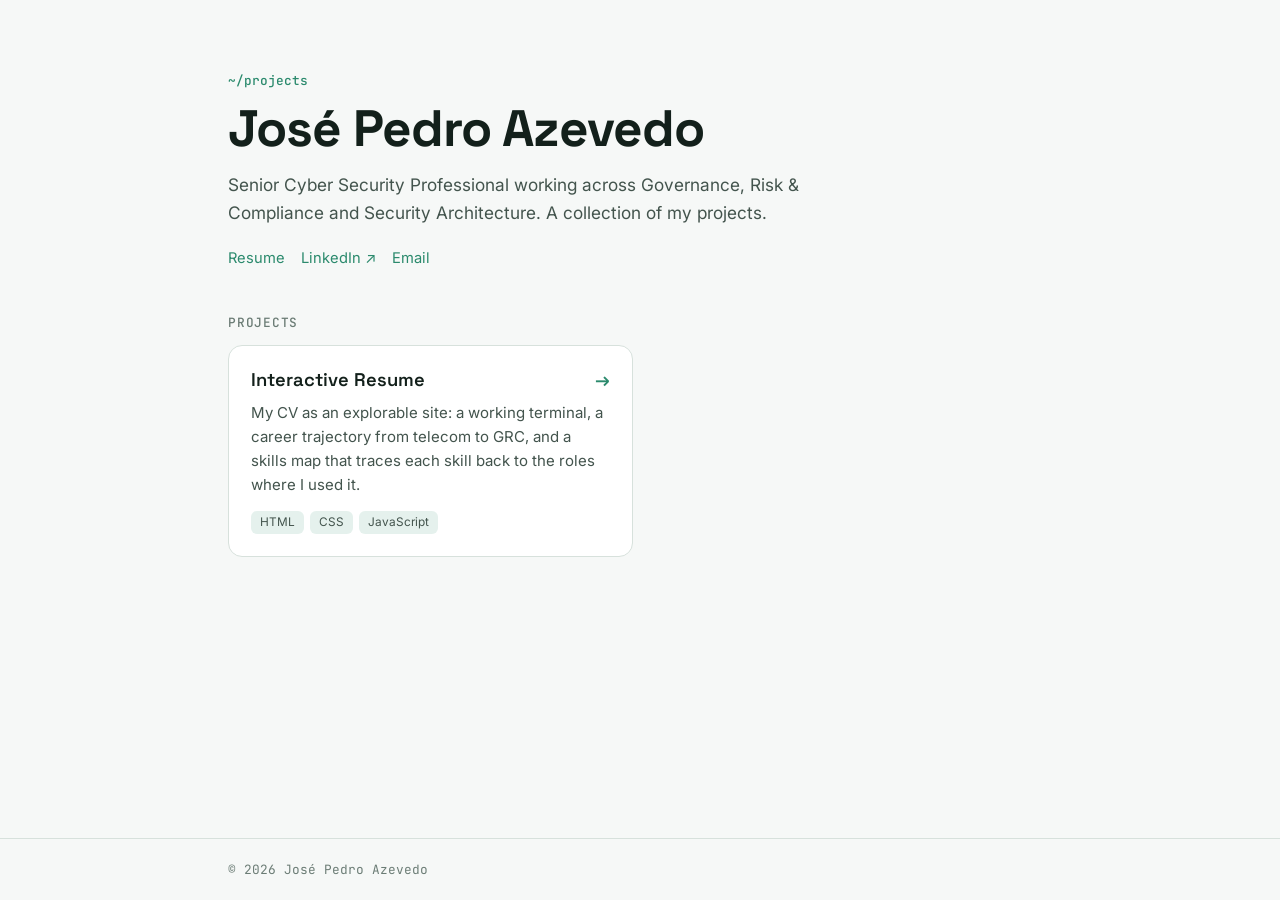
<file: index.html>
<!doctype html>
<html lang="en">
<head>
  <meta charset="utf-8">
  <meta name="viewport" content="width=device-width, initial-scale=1">
  <title>José Pedro Azevedo · Projects</title>
  <meta name="description" content="Portfolio of José Pedro Azevedo, Senior Cyber Security Professional.">
  <link rel="icon" href="data:image/svg+xml,%3Csvg xmlns='http://www.w3.org/2000/svg' viewBox='0 0 32 32'%3E%3Cpath d='M16 2 4 7v8c0 7.5 5 13.5 12 15 7-1.5 12-7.5 12-15V7z' fill='%233b9e80'/%3E%3Cpath d='m11 16 3.5 3.5L21 13' stroke='%23fff' stroke-width='2.5' fill='none' stroke-linecap='round' stroke-linejoin='round'/%3E%3C/svg%3E">
  <link rel="preconnect" href="https://fonts.googleapis.com">
  <link rel="preconnect" href="https://fonts.gstatic.com" crossorigin>
  <link href="https://fonts.googleapis.com/css2?family=Inter:wght@400;500;600&family=JetBrains+Mono:wght@400;500&family=Space+Grotesk:wght@600;700&display=swap" rel="stylesheet">
  <style>
    :root {
      --bg: #f6f8f7; --surface: #fff; --border: #d7e1dc; --text: #13201b; --text-2: #43544d; --muted: #6b7c75;
      --accent: #2b8a6d; --accent-soft: rgba(43,138,109,.12);
      color-scheme: light;
    }
    @media (prefers-color-scheme: dark) {
      :root:not([data-theme="light"]) {
        --bg: #0a100e; --surface: #121c19; --border: #22332d; --text: #e6f0ec; --text-2: #b3c4bd; --muted: #7d918a;
        --accent: #4cc497; --accent-soft: rgba(76,196,151,.12); color-scheme: dark;
      }
    }
    :root[data-theme="dark"] {
      --bg: #0a100e; --surface: #121c19; --border: #22332d; --text: #e6f0ec; --text-2: #b3c4bd; --muted: #7d918a;
      --accent: #4cc497; --accent-soft: rgba(76,196,151,.12); color-scheme: dark;
    }
    * { box-sizing: border-box; }
    body { margin: 0; min-height: 100vh; background: var(--bg); color: var(--text); font: 16px/1.6 "Inter", system-ui, sans-serif; -webkit-font-smoothing: antialiased; display: flex; flex-direction: column; }
    .wrap { width: 100%; max-width: 880px; margin: 0 auto; padding: 0 16px; }
    @media (min-width: 640px) { .wrap { padding: 0 28px; } }
    header.wrap { padding-top: 72px; padding-bottom: 44px; }
    .kicker { font: 500 .8rem "JetBrains Mono", monospace; color: var(--accent); margin: 0 0 12px; }
    h1 { font: 700 clamp(2.2rem, 6vw, 3.2rem)/1.1 "Space Grotesk", sans-serif; letter-spacing: -.02em; margin: 0; }
    .lede { color: var(--text-2); font-size: 1.08rem; margin: 14px 0 0; max-width: 56ch; }
    .links { display: flex; flex-wrap: wrap; gap: 16px; margin-top: 20px; font-size: .92rem; }
    a { color: var(--accent); text-decoration: none; }
    a:hover { text-decoration: underline; }
    main.wrap { flex: 1; padding-bottom: 72px; }
    h2 { font: 500 .8rem "JetBrains Mono", monospace; color: var(--muted); text-transform: uppercase; letter-spacing: .06em; margin: 0 0 14px; }
    .grid { display: grid; gap: 14px; }
    @media (min-width: 720px) { .grid { grid-template-columns: 1fr 1fr; } }
    .card { display: flex; flex-direction: column; gap: 10px; padding: 22px; border-radius: 14px; background: var(--surface); border: 1px solid var(--border); color: var(--text); transition: border-color .15s, transform .15s; }
    .card:hover { border-color: var(--accent); transform: translateY(-2px); text-decoration: none; }
    .card h3 { font: 600 1.15rem "Space Grotesk", sans-serif; margin: 0; display: flex; justify-content: space-between; gap: 12px; }
    .card h3 span { color: var(--accent); }
    .card p { margin: 0; color: var(--text-2); font-size: .94rem; }
    .tags { display: flex; flex-wrap: wrap; gap: 6px; margin-top: auto; padding-top: 4px; }
    .tags span { font-size: .74rem; padding: 2px 9px; border-radius: 6px; background: var(--accent-soft); color: var(--text-2); }
    footer { border-top: 1px solid var(--border); padding: 22px 0; font: .8rem "JetBrains Mono", monospace; color: var(--muted); }
    :focus-visible { outline: 2px solid var(--accent); outline-offset: 2px; border-radius: 6px; }
    @media (prefers-reduced-motion: reduce) { * { transition: none !important; } }
  </style>
</head>
<body>
  <header class="wrap">
    <p class="kicker">~/projects</p>
    <h1>José Pedro Azevedo</h1>
    <p class="lede">Senior Cyber Security Professional working across Governance, Risk &amp; Compliance and Security Architecture. A collection of my projects.</p>
    <div class="links">
      <a href="resume/">Resume</a>
      <a href="https://www.linkedin.com/in/jos%C3%A9-pedro-azevedo/" target="_blank" rel="noopener">LinkedIn ↗</a>
      <a href="mailto:silvaze.jp@gmail.com">Email</a>
    </div>
  </header>

  <main class="wrap">
    <h2>Projects</h2>
    <div class="grid" id="projects"></div>
  </main>

  <footer>
    <div class="wrap">© <span id="year"></span> José Pedro Azevedo</div>
  </footer>

  <script>
    // Add new projects here. `path` is the project's subfolder in this repo.
    const PROJECTS = [
      {
        path: "resume/",
        title: "Interactive Resume",
        description: "My CV as an explorable site: a working terminal, a career trajectory from telecom to GRC, and a skills map that traces each skill back to the roles where I used it.",
        tags: ["HTML", "CSS", "JavaScript"],
      },
    ];
    const esc = (s) => String(s).replace(/[&<>"']/g, (c) => ({ "&": "&amp;", "<": "&lt;", ">": "&gt;", '"': "&quot;", "'": "&#39;" }[c]));
    document.getElementById("projects").innerHTML = PROJECTS.map((p) => `
      <a class="card" href="${esc(p.path)}">
        <h3>${esc(p.title)}<span aria-hidden="true">→</span></h3>
        <p>${esc(p.description)}</p>
        <div class="tags">${p.tags.map((t) => `<span>${esc(t)}</span>`).join("")}</div>
      </a>`).join("");
    document.getElementById("year").textContent = new Date().getFullYear();
  </script>
</body>
</html>
</file>
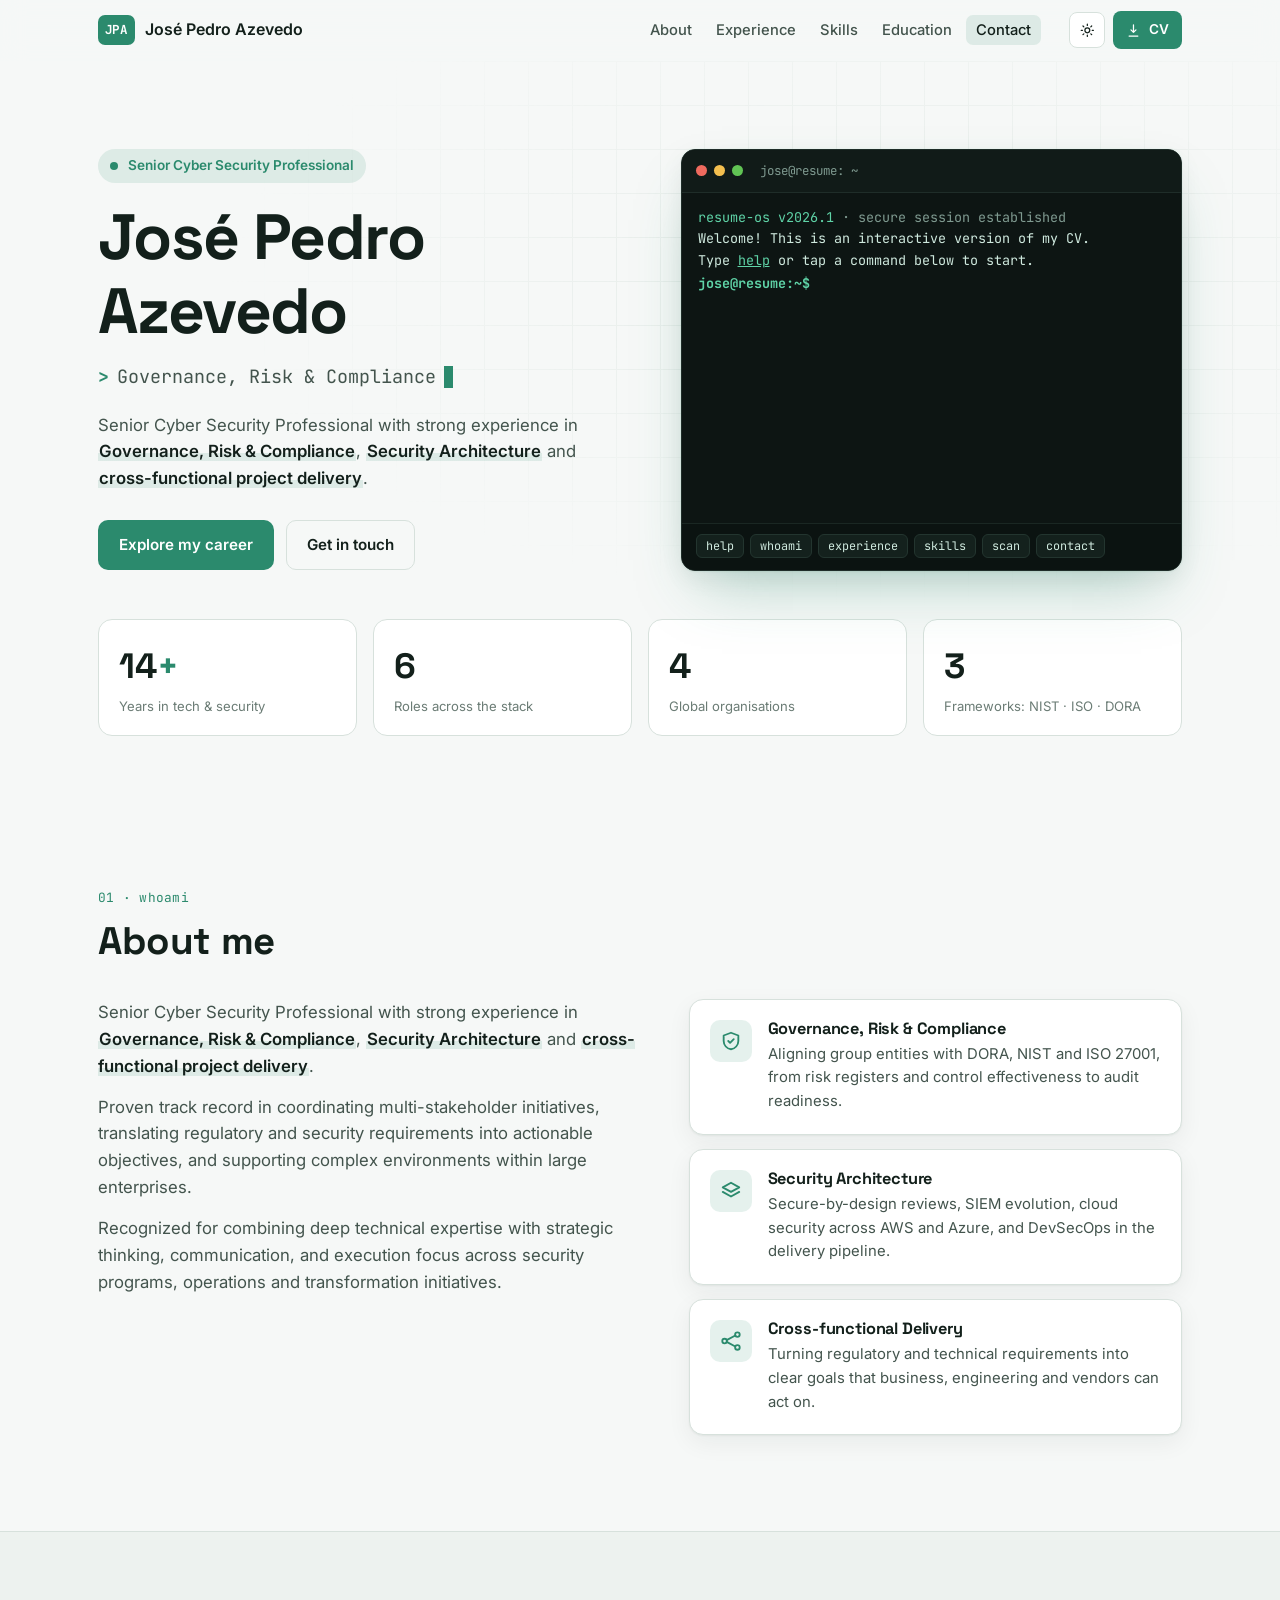
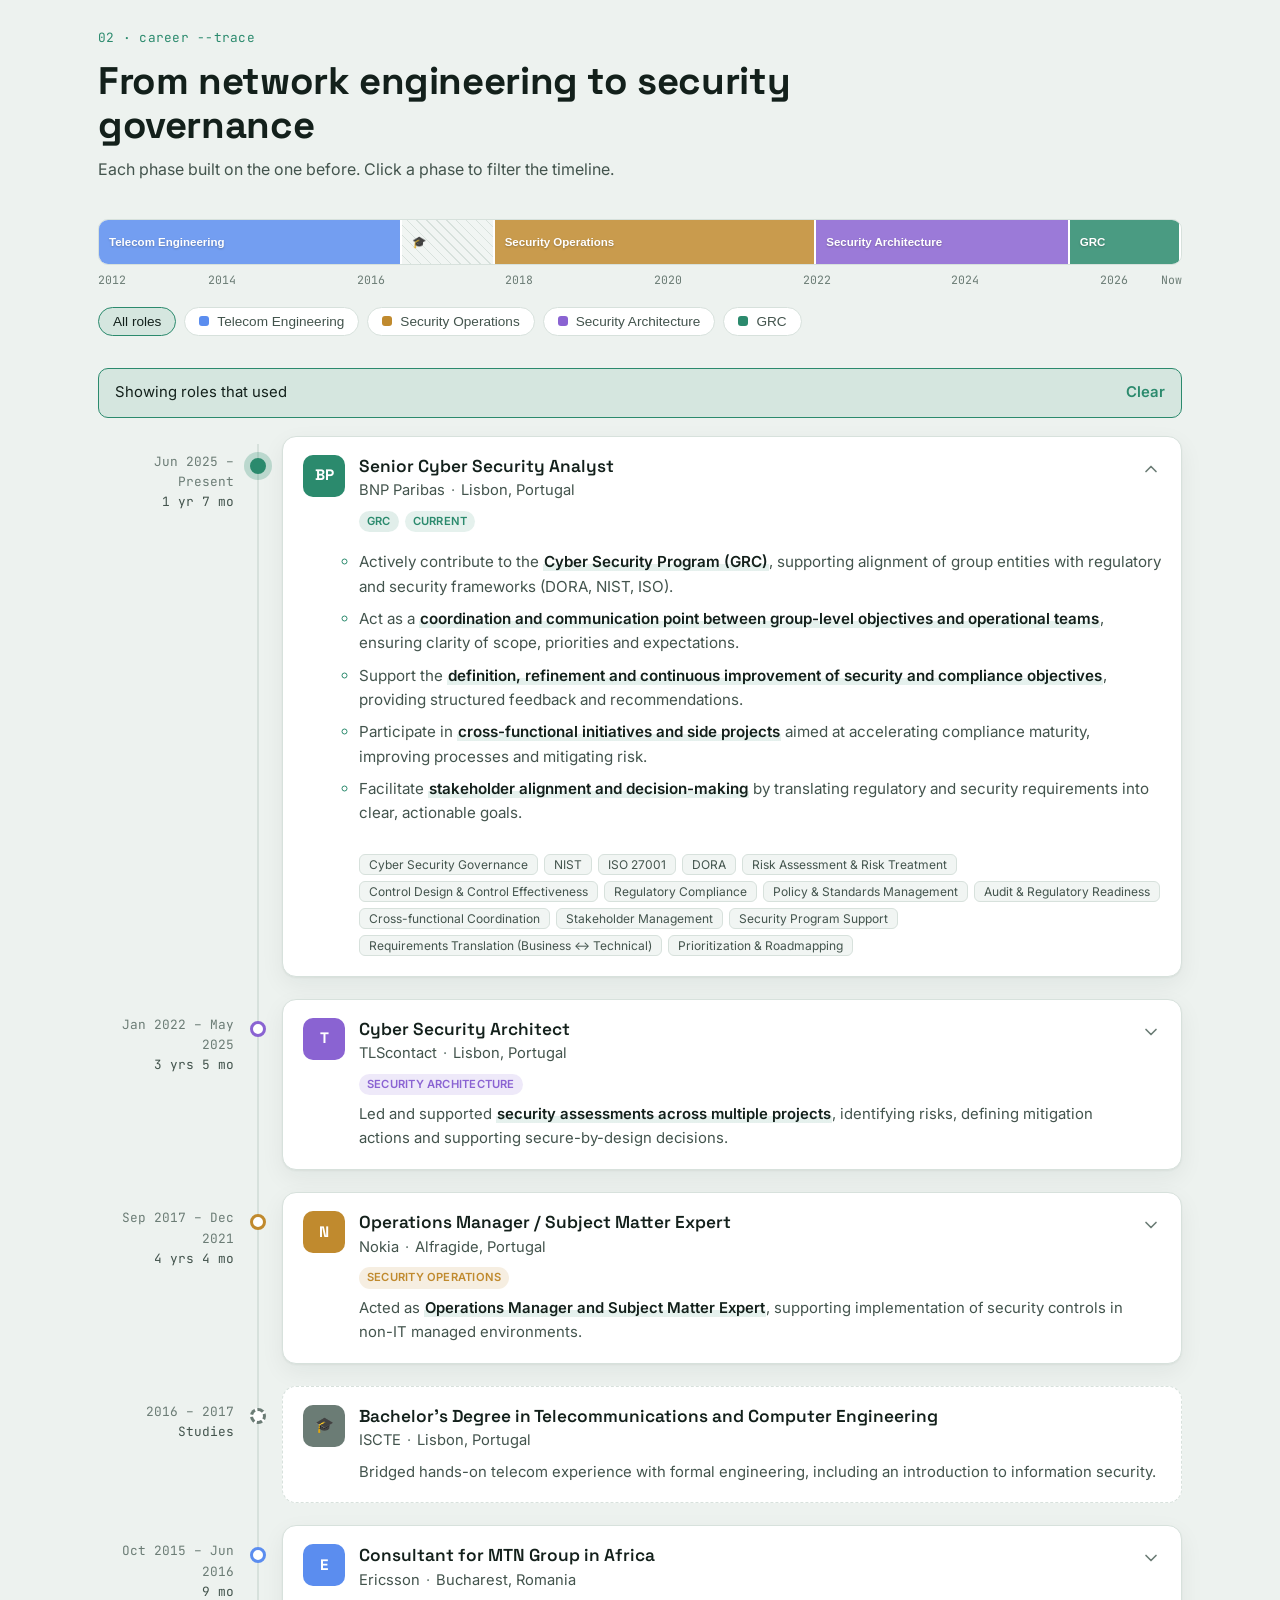
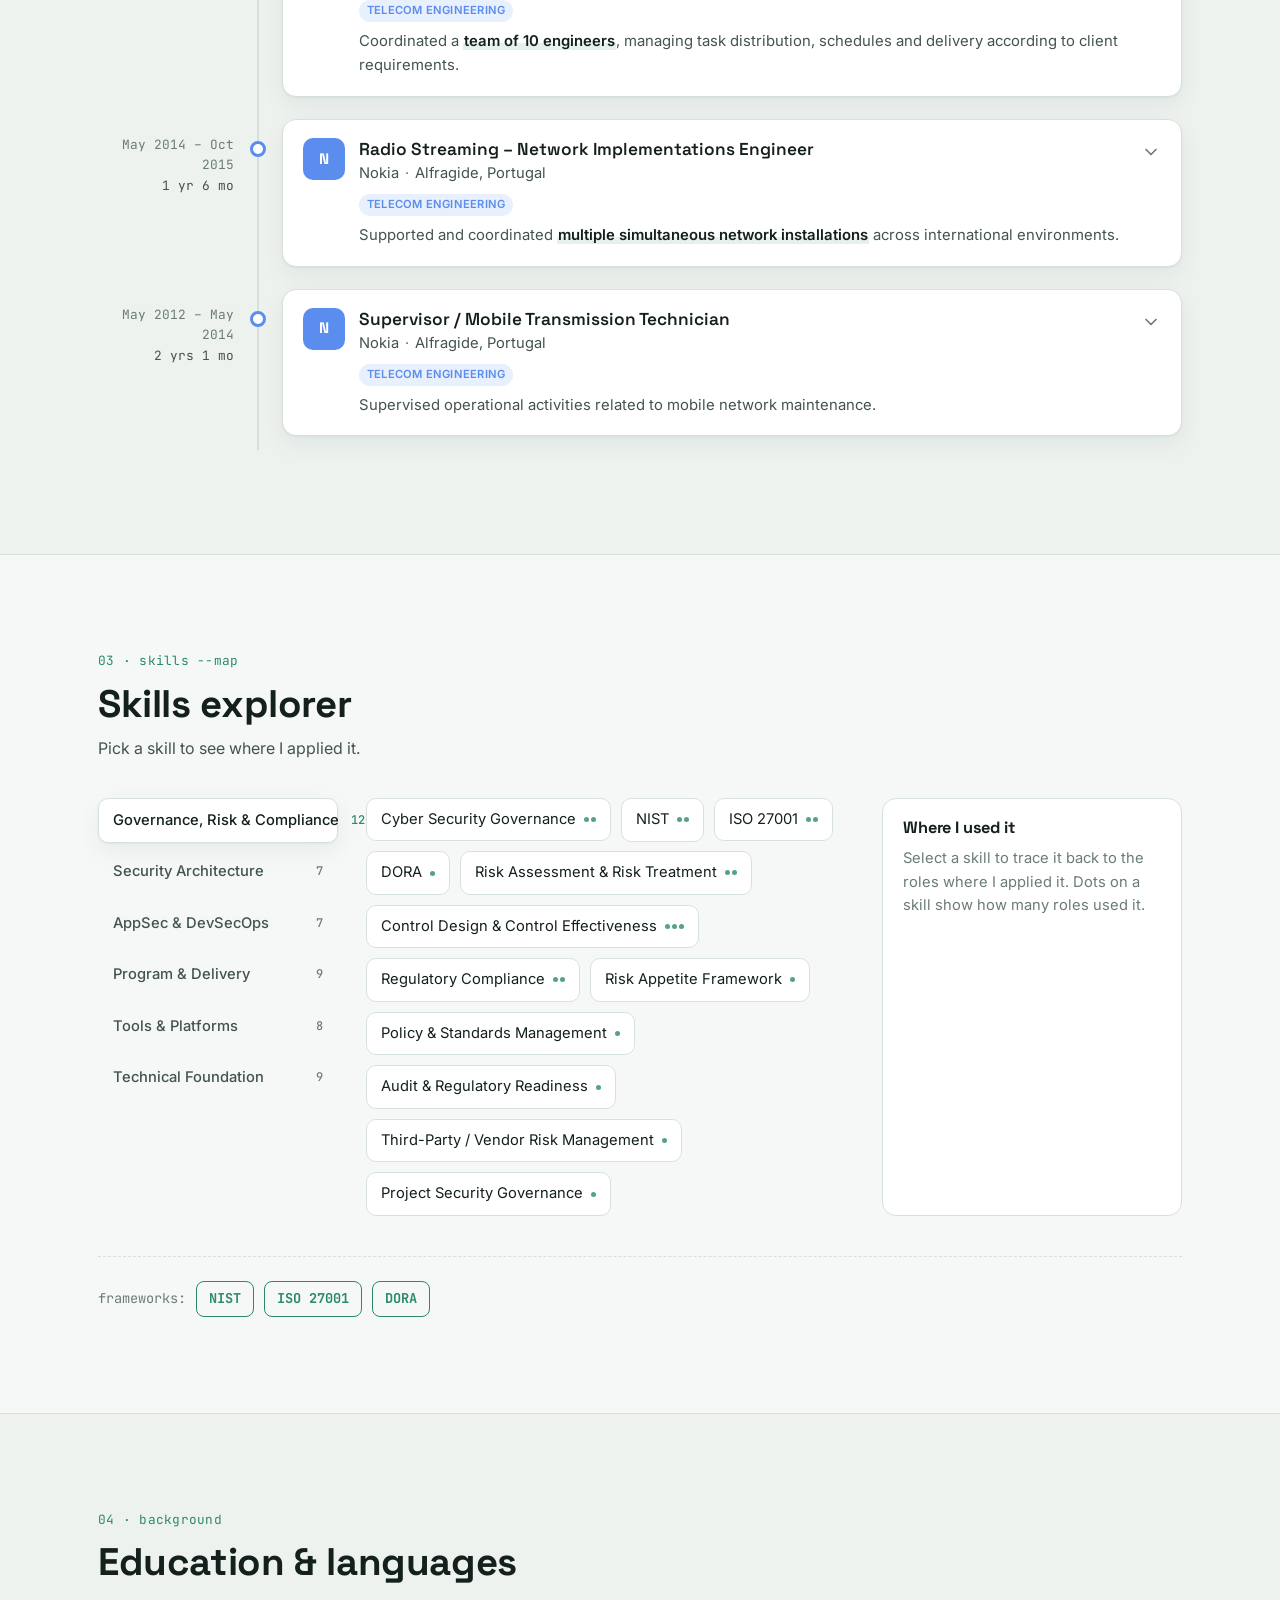
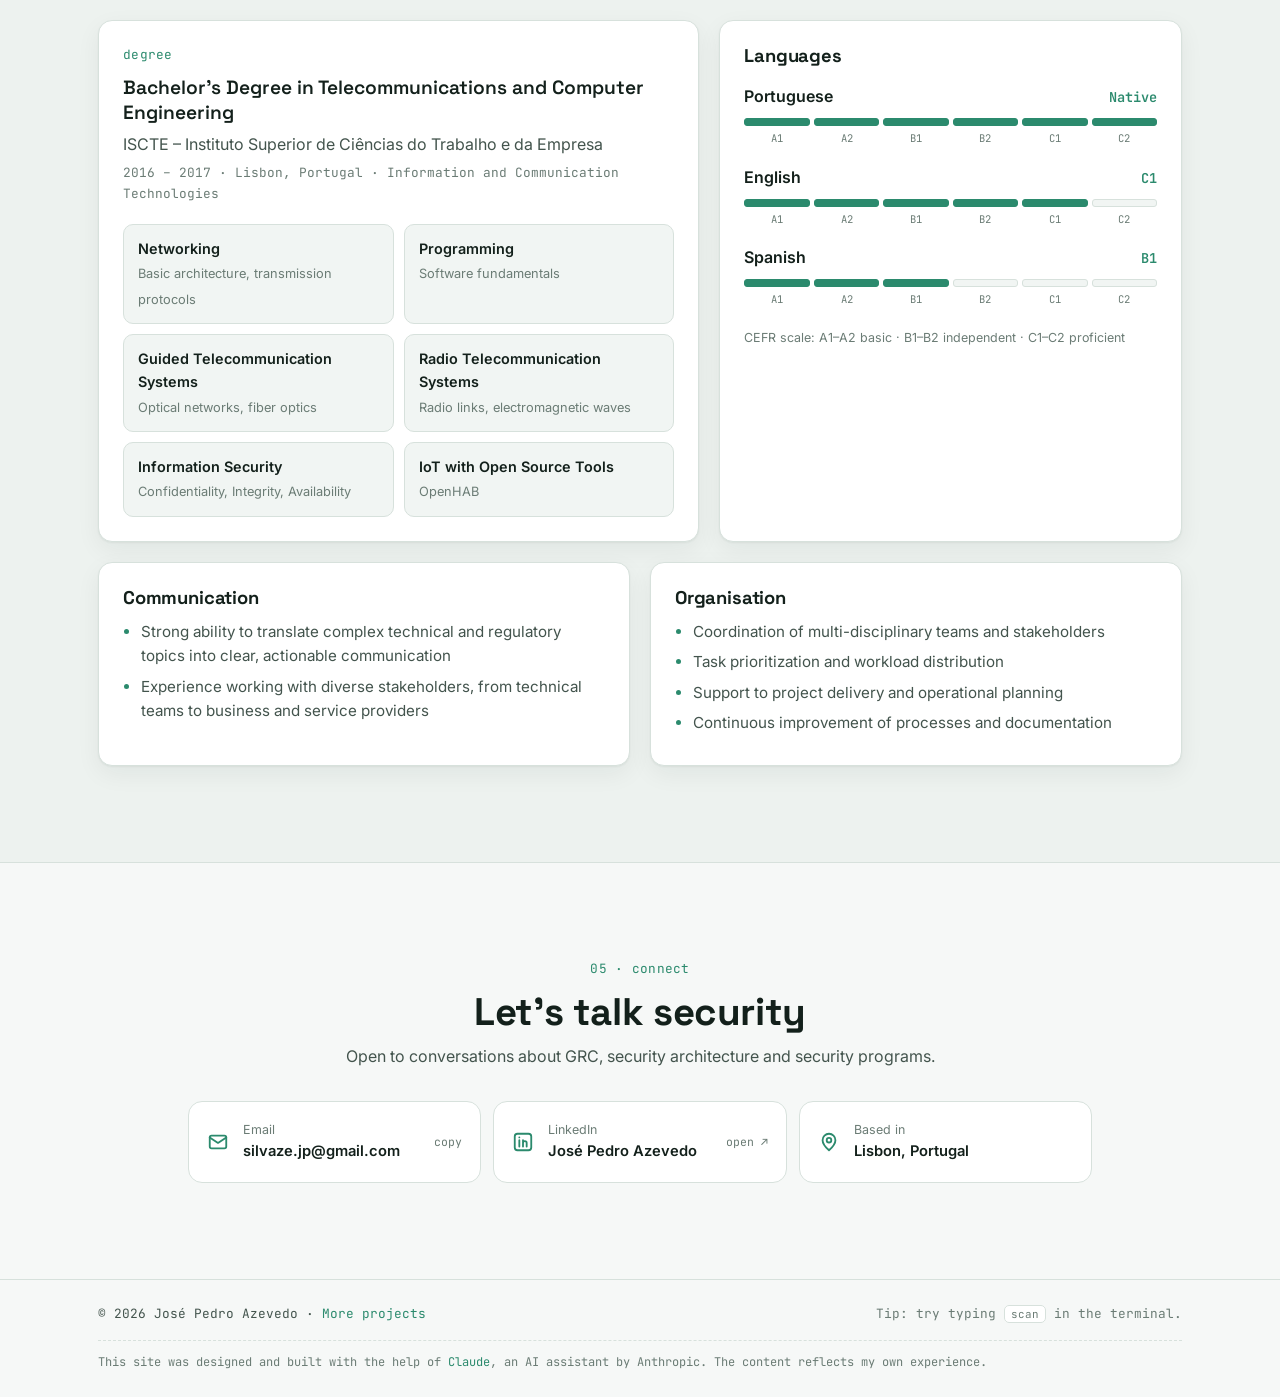
<file: resume/index.html>
<!doctype html>
<html lang="en">
<head>
  <meta charset="utf-8">
  <meta name="viewport" content="width=device-width, initial-scale=1">
  <title>José Pedro Azevedo · Cyber Security</title>
  <meta name="description" content="José Pedro Azevedo – Senior Cyber Security Professional specialising in Governance, Risk & Compliance, Security Architecture and cross-functional delivery.">
  <link rel="icon" href="data:image/svg+xml,%3Csvg xmlns='http://www.w3.org/2000/svg' viewBox='0 0 32 32'%3E%3Cpath d='M16 2 4 7v8c0 7.5 5 13.5 12 15 7-1.5 12-7.5 12-15V7z' fill='%233b9e80'/%3E%3Cpath d='m11 16 3.5 3.5L21 13' stroke='%23fff' stroke-width='2.5' fill='none' stroke-linecap='round' stroke-linejoin='round'/%3E%3C/svg%3E">
  <link rel="preconnect" href="https://fonts.googleapis.com">
  <link rel="preconnect" href="https://fonts.gstatic.com" crossorigin>
  <link href="https://fonts.googleapis.com/css2?family=Inter:wght@400;500;600;700&family=JetBrains+Mono:wght@400;500;700&family=Space+Grotesk:wght@500;600;700&display=swap" rel="stylesheet">
  <link rel="stylesheet" href="css/styles.css">
  <script>
    // Apply saved theme before paint to avoid a flash
    try { const t = localStorage.getItem("theme"); if (t) document.documentElement.dataset.theme = t; } catch (e) {}
  </script>
</head>
<body>
  <a class="skip-link" href="#main">Skip to content</a>

  <header class="nav" id="top">
    <div class="container nav-inner">
      <a class="brand" href="#top" aria-label="Back to top">
        <span class="brand-mark" aria-hidden="true">JPA</span>
        <span class="brand-text">José Pedro Azevedo</span>
      </a>
      <nav aria-label="Sections">
        <ul class="nav-links">
          <li><a href="#about">About</a></li>
          <li><a href="#experience">Experience</a></li>
          <li><a href="#skills">Skills</a></li>
          <li><a href="#education">Education</a></li>
          <li><a href="#contact">Contact</a></li>
        </ul>
      </nav>
      <div class="nav-actions">
        <button class="icon-btn" id="theme-toggle" type="button" aria-label="Toggle light and dark theme">
          <svg class="i-sun" viewBox="0 0 24 24" aria-hidden="true"><circle cx="12" cy="12" r="4"/><path d="M12 2v2M12 20v2M4.9 4.9l1.4 1.4M17.7 17.7l1.4 1.4M2 12h2M20 12h2M4.9 19.1l1.4-1.4M17.7 6.3l1.4-1.4"/></svg>
          <svg class="i-moon" viewBox="0 0 24 24" aria-hidden="true"><path d="M21 12.8A9 9 0 1 1 11.2 3a7 7 0 0 0 9.8 9.8z"/></svg>
        </button>
        <a class="btn btn-small" id="cv-download" href="#" download>
          <svg viewBox="0 0 24 24" aria-hidden="true"><path d="M12 3v12m0 0-4-4m4 4 4-4M5 21h14"/></svg>
          <span>CV</span>
        </a>
      </div>
    </div>
  </header>

  <main id="main">
    <!-- HERO -->
    <section class="hero">
      <div class="grid-bg" aria-hidden="true"></div>
      <div class="container hero-inner">
        <div class="hero-copy">
          <p class="eyebrow"><span class="status-dot" aria-hidden="true"></span><span id="hero-title"></span></p>
          <h1 id="hero-name"></h1>
          <p class="hero-roles mono" aria-live="polite">
            <span class="prompt" aria-hidden="true">&gt;</span>
            <span id="typed-role"></span><span class="caret" aria-hidden="true"></span>
          </p>
          <p class="hero-lede" id="hero-lede"></p>
          <div class="hero-ctas">
            <a class="btn" href="#experience">Explore my career</a>
            <a class="btn btn-ghost" href="#contact">Get in touch</a>
          </div>
        </div>

        <div class="terminal" id="terminal" aria-label="Interactive resume terminal">
          <div class="terminal-bar">
            <span class="dot red"></span><span class="dot amber"></span><span class="dot green"></span>
            <span class="terminal-title mono">jose@resume: ~</span>
          </div>
          <div class="terminal-body mono" id="terminal-body" tabindex="0">
            <div id="terminal-output" aria-live="polite"></div>
            <form class="terminal-input-row" id="terminal-form" autocomplete="off">
              <label class="prompt" for="terminal-input">jose@resume:~$</label>
              <input id="terminal-input" type="text" spellcheck="false" autocapitalize="off" aria-label="Terminal command">
            </form>
          </div>
          <div class="terminal-hints" id="terminal-hints" aria-label="Suggested commands"></div>
        </div>
      </div>

      <div class="container">
        <dl class="stats" id="stats"></dl>
      </div>
    </section>

    <!-- ABOUT -->
    <section class="section" id="about">
      <div class="container">
        <header class="section-head reveal">
          <p class="section-kicker mono">01 · whoami</p>
          <h2>About me</h2>
        </header>
        <div class="about-grid">
          <div class="about-text reveal" id="about-text"></div>
          <div class="pillars" id="pillars"></div>
        </div>
      </div>
    </section>

    <!-- EXPERIENCE -->
    <section class="section section-alt" id="experience">
      <div class="container">
        <header class="section-head reveal">
          <p class="section-kicker mono">02 · career --trace</p>
          <h2>From network engineering to security governance</h2>
          <p class="section-sub">Each phase built on the one before. Click a phase to filter the timeline.</p>
        </header>

        <div class="trajectory reveal" id="trajectory">
          <div class="trajectory-track" id="trajectory-track"></div>
          <div class="trajectory-axis mono" id="trajectory-axis"></div>
          <div class="phase-filters" id="phase-filters" role="toolbar" aria-label="Filter by career phase"></div>
        </div>

        <div class="skill-banner" id="skill-banner" hidden>
          <span>Showing roles that used <strong id="skill-banner-name"></strong></span>
          <button type="button" class="link-btn" id="skill-banner-clear">Clear</button>
        </div>

        <ol class="timeline" id="timeline"></ol>
      </div>
    </section>

    <!-- SKILLS -->
    <section class="section" id="skills">
      <div class="container">
        <header class="section-head reveal">
          <p class="section-kicker mono">03 · skills --map</p>
          <h2>Skills explorer</h2>
          <p class="section-sub">Pick a skill to see where I applied it.</p>
        </header>

        <div class="skills-layout">
          <div class="skill-tabs" id="skill-tabs" role="tablist" aria-label="Skill categories"></div>
          <div class="skill-panel">
            <div class="skill-chips" id="skill-chips" role="tabpanel"></div>
            <aside class="skill-detail" id="skill-detail" aria-live="polite"></aside>
          </div>
        </div>

        <div class="frameworks reveal" aria-label="Frameworks">
          <span class="mono muted">frameworks:</span>
          <span class="fw">NIST</span><span class="fw">ISO 27001</span><span class="fw">DORA</span>
        </div>
      </div>
    </section>

    <!-- EDUCATION + LANGUAGES -->
    <section class="section section-alt" id="education">
      <div class="container">
        <header class="section-head reveal">
          <p class="section-kicker mono">04 · background</p>
          <h2>Education &amp; languages</h2>
        </header>
        <div class="edu-grid">
          <article class="card edu-card reveal" id="edu-card"></article>
          <article class="card reveal">
            <h3>Languages</h3>
            <div id="languages"></div>
            <p class="cefr-note muted">CEFR scale: A1–A2 basic · B1–B2 independent · C1–C2 proficient</p>
          </article>
        </div>
        <div class="soft-grid" id="soft-skills"></div>
      </div>
    </section>

    <!-- CONTACT -->
    <section class="section contact" id="contact">
      <div class="container contact-inner reveal">
        <p class="section-kicker mono">05 · connect</p>
        <h2>Let's talk security</h2>
        <p class="section-sub">Open to conversations about GRC, security architecture and security programs.</p>
        <div class="contact-actions">
          <button type="button" class="contact-card" id="copy-email">
            <svg viewBox="0 0 24 24" aria-hidden="true"><rect x="3" y="5" width="18" height="14" rx="2"/><path d="m3 7 9 6 9-6"/></svg>
            <span><span class="contact-label">Email</span><span class="contact-value" id="email-value"></span></span>
            <span class="contact-hint mono" id="copy-hint">copy</span>
          </button>
          <a class="contact-card" id="linkedin-link" target="_blank" rel="noopener">
            <svg viewBox="0 0 24 24" aria-hidden="true"><rect x="3" y="3" width="18" height="18" rx="3"/><path d="M8 10v7M8 7v.01M12 17v-4a2 2 0 0 1 4 0v4M12 10v7"/></svg>
            <span><span class="contact-label">LinkedIn</span><span class="contact-value">José Pedro Azevedo</span></span>
            <span class="contact-hint mono">open ↗</span>
          </a>
          <div class="contact-card static">
            <svg viewBox="0 0 24 24" aria-hidden="true"><path d="M12 21s-7-6.2-7-11a7 7 0 0 1 14 0c0 4.8-7 11-7 11z"/><circle cx="12" cy="10" r="2.5"/></svg>
            <span><span class="contact-label">Based in</span><span class="contact-value" id="location-value"></span></span>
          </div>
        </div>
      </div>
    </section>
  </main>

  <footer class="footer">
    <div class="container footer-inner mono">
      <span>© <span id="year"></span> José Pedro Azevedo · <a href="../">More projects</a></span>
      <span class="muted">Tip: try typing <kbd>scan</kbd> in the terminal.</span>
      <p class="footer-credit muted">This site was designed and built with the help of <a href="https://claude.com" target="_blank" rel="noopener">Claude</a>, an AI assistant by Anthropic. The content reflects my own experience.</p>
    </div>
  </footer>

  <script src="js/data.js"></script>
  <script src="js/app.js"></script>
</body>
</html>
</file>
<file: resume/css/styles.css>
/* ---------- Tokens ---------- */
:root {
  --bg: #f6f8f7;
  --bg-alt: #edf2ef;
  --surface: #ffffff;
  --surface-2: #f1f5f3;
  --border: #d7e1dc;
  --text: #13201b;
  --text-2: #43544d;
  --muted: #6b7c75;
  --accent: #2b8a6d;
  --accent-strong: #0d5942;
  --accent-soft: rgba(43, 138, 109, 0.12);
  --accent-glow: rgba(43, 138, 109, 0.28);
  --term-bg: #0d1513;
  --term-text: #cfe9de;
  --term-muted: #7f9a90;
  --term-accent: #5fd3a7;
  --phase-telecom: #5b8def;
  --phase-secops: #c08a2e;
  --phase-arch: #8a63d2;
  --phase-grc: #2b8a6d;
  --shadow: 0 1px 2px rgba(16, 32, 26, 0.05), 0 8px 24px rgba(16, 32, 26, 0.06);
  --radius: 14px;
  --font-sans: "Inter", system-ui, -apple-system, "Segoe UI", sans-serif;
  --font-display: "Space Grotesk", var(--font-sans);
  --font-mono: "JetBrains Mono", ui-monospace, "Cascadia Code", Consolas, monospace;
  color-scheme: light;
}

@media (prefers-color-scheme: dark) {
  :root:not([data-theme="light"]) {
    --bg: #0a100e;
    --bg-alt: #0e1613;
    --surface: #121c19;
    --surface-2: #17231f;
    --border: #22332d;
    --text: #e6f0ec;
    --text-2: #b3c4bd;
    --muted: #7d918a;
    --accent: #4cc497;
    --accent-strong: #7fe0bb;
    --accent-soft: rgba(76, 196, 151, 0.12);
    --accent-glow: rgba(76, 196, 151, 0.3);
    --term-bg: #070c0b;
    --phase-telecom: #6f9cf5;
    --phase-secops: #e0a94a;
    --phase-arch: #a585e6;
    --phase-grc: #4cc497;
    --shadow: 0 1px 2px rgba(0, 0, 0, 0.3), 0 12px 32px rgba(0, 0, 0, 0.35);
    color-scheme: dark;
  }
}

:root[data-theme="dark"] {
  --bg: #0a100e;
  --bg-alt: #0e1613;
  --surface: #121c19;
  --surface-2: #17231f;
  --border: #22332d;
  --text: #e6f0ec;
  --text-2: #b3c4bd;
  --muted: #7d918a;
  --accent: #4cc497;
  --accent-strong: #7fe0bb;
  --accent-soft: rgba(76, 196, 151, 0.12);
  --accent-glow: rgba(76, 196, 151, 0.3);
  --term-bg: #070c0b;
  --phase-telecom: #6f9cf5;
  --phase-secops: #e0a94a;
  --phase-arch: #a585e6;
  --phase-grc: #4cc497;
  --shadow: 0 1px 2px rgba(0, 0, 0, 0.3), 0 12px 32px rgba(0, 0, 0, 0.35);
  color-scheme: dark;
}

/* ---------- Base ---------- */
*, *::before, *::after { box-sizing: border-box; }
html { scroll-behavior: smooth; scroll-padding-top: 72px; }
body {
  margin: 0;
  background: var(--bg);
  color: var(--text);
  font-family: var(--font-sans);
  font-size: 16px;
  line-height: 1.6;
  -webkit-font-smoothing: antialiased;
  overflow-x: hidden;
}
h1, h2, h3 { font-family: var(--font-display); line-height: 1.15; margin: 0; letter-spacing: -0.01em; }
h2 { font-size: clamp(1.7rem, 3.2vw, 2.4rem); }
h3 { font-size: 1.15rem; }
p { margin: 0; }
a { color: var(--accent); text-decoration: none; }
a:hover { text-decoration: underline; }
svg { width: 1.1em; height: 1.1em; fill: none; stroke: currentColor; stroke-width: 2; stroke-linecap: round; stroke-linejoin: round; flex-shrink: 0; }
strong, mark.hl { color: var(--text); font-weight: 600; }
mark.hl { background: linear-gradient(transparent 62%, var(--accent-soft) 62%); padding: 0 1px; }
.mono { font-family: var(--font-mono); }
.muted { color: var(--muted); }
kbd { font-family: var(--font-mono); font-size: 0.85em; padding: 1px 6px; border: 1px solid var(--border); border-radius: 5px; background: var(--surface); }
:focus-visible { outline: 2px solid var(--accent); outline-offset: 2px; border-radius: 6px; }

.container { width: 100%; max-width: 1140px; margin: 0 auto; padding: 0 16px; }
@media (min-width: 640px) { .container { padding: 0 28px; } }

.skip-link { position: absolute; left: -999px; top: 8px; background: var(--accent); color: #fff; padding: 8px 12px; border-radius: 8px; z-index: 100; }
.skip-link:focus { left: 8px; }

/* ---------- Buttons ---------- */
.btn {
  display: inline-flex; align-items: center; gap: 8px;
  padding: 12px 20px; border-radius: 10px;
  background: var(--accent); color: #fff; font-weight: 600; font-size: 0.95rem;
  border: 1px solid transparent; cursor: pointer;
  transition: transform 0.15s ease, box-shadow 0.2s ease, background 0.2s;
}
:root[data-theme="dark"] .btn:not(.btn-ghost) { color: #06120d; }
@media (prefers-color-scheme: dark) { :root:not([data-theme="light"]) .btn:not(.btn-ghost) { color: #06120d; } }
.btn:hover { text-decoration: none; transform: translateY(-1px); box-shadow: 0 6px 20px var(--accent-glow); }
.btn-ghost { background: transparent; color: var(--text); border-color: var(--border); }
.btn-ghost:hover { border-color: var(--accent); box-shadow: none; }
.btn-small { padding: 7px 12px; font-size: 0.85rem; border-radius: 8px; }
.icon-btn {
  display: grid; place-items: center; width: 36px; height: 36px;
  border-radius: 8px; border: 1px solid var(--border); background: var(--surface); color: var(--text); cursor: pointer;
}
.icon-btn:hover { border-color: var(--accent); }
.i-moon { display: none; }
:root[data-theme="dark"] .i-sun { display: none; }
:root[data-theme="dark"] .i-moon { display: block; }
@media (prefers-color-scheme: dark) {
  :root:not([data-theme="light"]) .i-sun { display: none; }
  :root:not([data-theme="light"]) .i-moon { display: block; }
}
.link-btn { background: none; border: 0; color: var(--accent); font: inherit; font-weight: 600; cursor: pointer; padding: 0; }

/* ---------- Nav ---------- */
.nav {
  position: sticky; top: 0; z-index: 50;
  background: color-mix(in srgb, var(--bg) 82%, transparent);
  backdrop-filter: saturate(160%) blur(12px);
  border-bottom: 1px solid transparent;
  transition: border-color 0.2s;
}
.nav.scrolled { border-bottom-color: var(--border); }
.nav-inner { display: flex; align-items: center; gap: 20px; height: 60px; }
.brand { display: flex; align-items: center; gap: 10px; color: var(--text); font-weight: 600; }
.brand:hover { text-decoration: none; }
.brand-mark {
  font-family: var(--font-mono); font-size: 0.78rem; font-weight: 700;
  padding: 5px 7px; border-radius: 7px; background: var(--accent); color: #fff; letter-spacing: 0.04em;
}
.brand-text { display: none; }
@media (min-width: 1000px) { .brand-text { display: inline; } }
nav { margin-left: auto; }
.nav-links { display: none; list-style: none; margin: 0; padding: 0; gap: 4px; }
@media (min-width: 760px) { .nav-links { display: flex; } }
.nav-links a { color: var(--text-2); padding: 6px 10px; border-radius: 7px; font-size: 0.92rem; font-weight: 500; }
.nav-links a:hover, .nav-links a.active { color: var(--text); background: var(--accent-soft); text-decoration: none; }
.nav-actions { display: flex; gap: 8px; align-items: center; margin-left: auto; }
@media (min-width: 760px) { .nav-actions { margin-left: 8px; } }

/* ---------- Hero ---------- */
.hero { position: relative; padding: 56px 0 40px; overflow: hidden; }
@media (min-width: 900px) { .hero { padding: 88px 0 56px; } }
.grid-bg {
  position: absolute; inset: 0; pointer-events: none;
  background-image:
    linear-gradient(var(--border) 1px, transparent 1px),
    linear-gradient(90deg, var(--border) 1px, transparent 1px);
  background-size: 44px 44px;
  mask-image: radial-gradient(ellipse 70% 60% at 70% 30%, #000 10%, transparent 75%);
  -webkit-mask-image: radial-gradient(ellipse 70% 60% at 70% 30%, #000 10%, transparent 75%);
  opacity: 0.55;
}
.hero-inner { position: relative; display: grid; gap: 40px; align-items: center; }
@media (min-width: 960px) { .hero-inner { grid-template-columns: 1.05fr 1fr; gap: 56px; } }
.eyebrow {
  display: inline-flex; align-items: center; gap: 10px;
  font-size: 0.85rem; font-weight: 600; color: var(--accent);
  padding: 6px 12px; border-radius: 999px; background: var(--accent-soft);
}
.status-dot { width: 8px; height: 8px; border-radius: 50%; background: var(--accent); box-shadow: 0 0 0 0 var(--accent-glow); animation: pulse 2s infinite; }
@keyframes pulse { 0% { box-shadow: 0 0 0 0 var(--accent-glow); } 70% { box-shadow: 0 0 0 10px transparent; } 100% { box-shadow: 0 0 0 0 transparent; } }
.hero h1 { font-size: clamp(2.4rem, 6vw, 4rem); margin: 18px 0 12px; letter-spacing: -0.025em; }
.hero-roles { font-size: clamp(0.95rem, 2vw, 1.15rem); color: var(--text-2); min-height: 1.8em; display: flex; align-items: center; gap: 8px; }
.prompt { color: var(--accent); font-weight: 700; }
.caret { display: inline-block; width: 9px; height: 1.15em; background: var(--accent); animation: blink 1s steps(1) infinite; vertical-align: text-bottom; }
@keyframes blink { 50% { opacity: 0; } }
.hero-lede { margin-top: 18px; font-size: 1.05rem; color: var(--text-2); max-width: 56ch; }
.hero-ctas { display: flex; flex-wrap: wrap; gap: 12px; margin-top: 28px; }

/* ---------- Terminal ---------- */
.terminal {
  background: var(--term-bg); border-radius: var(--radius);
  border: 1px solid #1f2d29; box-shadow: var(--shadow), 0 0 0 1px rgba(95, 211, 167, 0.04), 0 30px 60px -20px rgba(43, 138, 109, 0.35);
  overflow: hidden; min-width: 0;
}
.terminal-bar { display: flex; align-items: center; gap: 7px; padding: 11px 14px; background: #111b18; border-bottom: 1px solid #1f2d29; }
.dot { width: 11px; height: 11px; border-radius: 50%; }
.dot.red { background: #ef6a5e; } .dot.amber { background: #f4bf4f; } .dot.green { background: #61c454; }
.terminal-title { margin-left: 10px; font-size: 0.78rem; color: var(--term-muted); }
.terminal-body {
  height: 330px; overflow-y: auto; padding: 14px 16px; font-size: 0.84rem; line-height: 1.6;
  color: var(--term-text); cursor: text; scrollbar-width: thin; scrollbar-color: #2a3c36 transparent;
}
.terminal-body:focus { outline: none; }
.terminal-body .line { white-space: pre-wrap; word-break: break-word; }
.terminal-body .cmd { color: #fff; }
.terminal-body .cmd .prompt { color: var(--term-accent); margin-right: 8px; }
.terminal-body .t-accent { color: var(--term-accent); }
.terminal-body .t-muted { color: var(--term-muted); }
.terminal-body .t-warn { color: #f4bf4f; }
.terminal-body .t-err { color: #ef6a5e; }
.terminal-body .t-link { color: var(--term-accent); text-decoration: underline; cursor: pointer; }
.terminal-input-row { display: flex; align-items: center; gap: 8px; margin-top: 2px; }
.terminal-input-row .prompt { color: var(--term-accent); white-space: nowrap; }
.terminal-input-row input {
  flex: 1; min-width: 0; background: transparent; border: 0; outline: 0;
  color: #fff; font: inherit; caret-color: var(--term-accent); padding: 0;
}
.terminal-hints { display: flex; flex-wrap: wrap; gap: 6px; padding: 10px 14px 12px; border-top: 1px solid #1a2723; background: #0b1311; }
.hint {
  font-family: var(--font-mono); font-size: 0.74rem; color: var(--term-text);
  background: #14211d; border: 1px solid #23352f; border-radius: 6px; padding: 3px 9px; cursor: pointer;
}
.hint:hover { border-color: var(--term-accent); color: #fff; }

/* ---------- Stats ---------- */
.stats { display: grid; grid-template-columns: repeat(2, 1fr); gap: 12px; margin: 48px 0 0; }
@media (min-width: 760px) { .stats { grid-template-columns: repeat(4, 1fr); gap: 16px; } }
.stat { background: var(--surface); border: 1px solid var(--border); border-radius: var(--radius); padding: 18px 20px; }
.stat dt { font-size: 0.82rem; color: var(--muted); order: 2; }
.stat dd { margin: 0 0 2px; font-family: var(--font-display); font-weight: 700; font-size: clamp(1.7rem, 3.4vw, 2.2rem); color: var(--text); }
.stat dd span.unit { color: var(--accent); }
.stat { display: flex; flex-direction: column; }

/* ---------- Sections ---------- */
.section { padding: 72px 0; }
@media (min-width: 900px) { .section { padding: 96px 0; } }
.section-alt { background: var(--bg-alt); border-top: 1px solid var(--border); border-bottom: 1px solid var(--border); }
.section-head { margin-bottom: 36px; max-width: 720px; }
.section-kicker { font-size: 0.8rem; color: var(--accent); margin-bottom: 10px; letter-spacing: 0.02em; }
.section-sub { color: var(--text-2); margin-top: 10px; }
.card { background: var(--surface); border: 1px solid var(--border); border-radius: var(--radius); padding: 24px; box-shadow: var(--shadow); }

/* ---------- About ---------- */
.about-grid { display: grid; gap: 32px; }
@media (min-width: 900px) { .about-grid { grid-template-columns: 1.1fr 1fr; gap: 48px; } }
.about-text p { color: var(--text-2); font-size: 1.05rem; }
.about-text p + p { margin-top: 14px; }
.pillars { display: grid; gap: 14px; }
.pillar { display: flex; gap: 16px; padding: 20px; }
.pillar-icon { width: 42px; height: 42px; border-radius: 10px; display: grid; place-items: center; background: var(--accent-soft); color: var(--accent); flex-shrink: 0; }
.pillar-icon svg { width: 22px; height: 22px; }
.pillar h3 { font-size: 1.02rem; margin-bottom: 4px; }
.pillar p { color: var(--text-2); font-size: 0.93rem; }

/* ---------- Trajectory ---------- */
.trajectory { margin-bottom: 32px; }
.trajectory-track {
  position: relative; height: 46px; border-radius: 10px; background: var(--surface);
  border: 1px solid var(--border); overflow: hidden;
}
.seg {
  position: absolute; top: 0; bottom: 0; border: 0; padding: 0; cursor: pointer;
  background: var(--seg-color); opacity: 0.85; transition: opacity 0.2s, filter 0.2s;
  border-right: 2px solid var(--surface);
}
.seg:hover, .seg:focus-visible { opacity: 1; filter: brightness(1.08); }
.seg.dim { opacity: 0.22; }
.seg-label {
  position: absolute; left: 10px; top: 50%; transform: translateY(-50%);
  font-size: 0.72rem; font-weight: 600; color: #fff; white-space: nowrap; pointer-events: none;
  text-shadow: 0 1px 2px rgba(0, 0, 0, 0.3);
}
.seg.gap { background: repeating-linear-gradient(45deg, var(--surface-2), var(--surface-2) 6px, var(--border) 6px, var(--border) 7px); opacity: 1; cursor: default; }
.seg.gap .seg-label { color: var(--muted); text-shadow: none; }
.trajectory-axis { position: relative; height: 22px; font-size: 0.72rem; color: var(--muted); margin-top: 6px; }
.trajectory-axis span { position: absolute; transform: translateX(-50%); }
.trajectory-axis span:first-child { transform: none; }
.trajectory-axis span:last-child { transform: translateX(-100%); }
.phase-filters { display: flex; flex-wrap: wrap; gap: 8px; margin-top: 14px; }
.chip {
  display: inline-flex; align-items: center; gap: 8px;
  font-size: 0.85rem; font-weight: 500; color: var(--text-2);
  background: var(--surface); border: 1px solid var(--border); border-radius: 999px; padding: 6px 14px; cursor: pointer;
  transition: border-color 0.15s, background 0.15s, color 0.15s;
}
.chip:hover { border-color: var(--accent); color: var(--text); }
.chip[aria-pressed="true"] { background: var(--accent-soft); border-color: var(--accent); color: var(--text); }
.chip .swatch { width: 10px; height: 10px; border-radius: 3px; background: var(--seg-color); }

.skill-banner {
  display: flex; align-items: center; justify-content: space-between; gap: 12px; flex-wrap: wrap;
  padding: 12px 16px; border-radius: 10px; margin-bottom: 18px;
  background: var(--accent-soft); border: 1px solid var(--accent); font-size: 0.93rem;
}

/* ---------- Timeline ---------- */
.timeline { list-style: none; margin: 0; padding: 0; position: relative; }
.timeline::before { content: ""; position: absolute; left: 15px; top: 8px; bottom: 8px; width: 2px; background: var(--border); }
@media (min-width: 760px) { .timeline::before { left: 159px; } }
.role { position: relative; display: grid; gap: 6px; padding: 0 0 22px 44px; transition: opacity 0.3s; }
@media (min-width: 760px) { .role { grid-template-columns: 136px 1fr; gap: 48px; padding-left: 0; } }
.role[hidden] { display: none; }
.role.dim { opacity: 0.32; }
.role-node {
  position: absolute; left: 8px; top: 22px; width: 16px; height: 16px; border-radius: 50%;
  background: var(--surface); border: 3px solid var(--seg-color); z-index: 1;
}
@media (min-width: 760px) { .role-node { left: 152px; } }
.role.current .role-node { background: var(--seg-color); box-shadow: 0 0 0 6px color-mix(in srgb, var(--seg-color) 25%, transparent); }
.role-when { padding-top: 16px; font-family: var(--font-mono); font-size: 0.8rem; color: var(--muted); }
@media (min-width: 760px) { .role-when { text-align: right; } }
.role-when .dur { display: block; color: var(--text-2); }
.role-card { padding: 0; overflow: hidden; transition: border-color 0.2s, box-shadow 0.2s, transform 0.2s; }
.role.match .role-card { border-color: var(--accent); box-shadow: 0 0 0 3px var(--accent-soft), var(--shadow); }
.role-head {
  display: flex; align-items: flex-start; gap: 14px; width: 100%; text-align: left;
  background: none; border: 0; padding: 18px 20px; color: inherit; font: inherit; cursor: pointer;
}
.role-logo {
  width: 42px; height: 42px; border-radius: 10px; flex-shrink: 0; display: grid; place-items: center;
  font-family: var(--font-display); font-weight: 700; font-size: 0.95rem; color: #fff; background: var(--seg-color);
}
.role-meta { flex: 1; min-width: 0; }
.role-title { font-family: var(--font-display); font-weight: 600; font-size: 1.08rem; line-height: 1.3; }
.role-company { color: var(--text-2); font-size: 0.92rem; margin-top: 2px; }
.role-company .sep { color: var(--muted); margin: 0 6px; }
.badge {
  display: inline-block; font-size: 0.7rem; font-weight: 600; letter-spacing: 0.02em; text-transform: uppercase;
  padding: 2px 8px; border-radius: 999px; margin-top: 8px;
  color: var(--seg-color); background: color-mix(in srgb, var(--seg-color) 14%, transparent);
}
.badge.now { color: var(--accent); background: var(--accent-soft); margin-left: 6px; }
.role-preview { color: var(--text-2); font-size: 0.93rem; margin-top: 8px; }
.chev { margin-top: 4px; color: var(--muted); transition: transform 0.25s; width: 20px; height: 20px; }
.role-head[aria-expanded="true"] .chev { transform: rotate(180deg); }
.role-head[aria-expanded="true"] .role-preview { display: none; }
.role-body { display: grid; grid-template-rows: 0fr; transition: grid-template-rows 0.3s ease; }
.role-body > div { overflow: hidden; }
.role-head[aria-expanded="true"] + .role-body { grid-template-rows: 1fr; }
.role-body ul { margin: 0; padding: 0 20px 20px 76px; color: var(--text-2); font-size: 0.95rem; }
@media (max-width: 560px) { .role-body ul { padding-left: 38px; } }
.role-body li { margin-bottom: 8px; }
.role-body li::marker { color: var(--seg-color); }
.role-focus { font-family: var(--font-mono); font-size: 0.78rem; color: var(--muted); padding: 0 20px 10px 76px; }
@media (max-width: 560px) { .role-focus { padding-left: 38px; } }
.role-tags { display: flex; flex-wrap: wrap; gap: 6px; padding: 0 20px 20px 76px; }
@media (max-width: 560px) { .role-tags { padding-left: 20px; } }
.tag { font-size: 0.75rem; padding: 2px 9px; border-radius: 6px; background: var(--surface-2); border: 1px solid var(--border); color: var(--text-2); cursor: pointer; font-family: inherit; }
.tag:hover { border-color: var(--accent); color: var(--text); }

.timeline-edu .role-card { border-style: dashed; box-shadow: none; }
.timeline-edu .role-node { border-style: dashed; }

/* ---------- Skills ---------- */
.skills-layout { display: grid; gap: 20px; }
@media (min-width: 900px) { .skills-layout { grid-template-columns: 240px 1fr; gap: 28px; } }
.skill-tabs { display: flex; gap: 6px; overflow-x: auto; padding-bottom: 4px; scrollbar-width: none; }
@media (min-width: 900px) { .skill-tabs { flex-direction: column; overflow: visible; } }
.skill-tab {
  display: flex; justify-content: space-between; align-items: center; gap: 12px;
  text-align: left; white-space: nowrap; font: inherit; font-size: 0.92rem; font-weight: 500;
  padding: 10px 14px; border-radius: 10px; border: 1px solid transparent; background: transparent; color: var(--text-2); cursor: pointer;
}
.skill-tab .count { font-family: var(--font-mono); font-size: 0.75rem; color: var(--muted); }
.skill-tab:hover { background: var(--surface); color: var(--text); }
.skill-tab[aria-selected="true"] { background: var(--surface); border-color: var(--border); color: var(--text); box-shadow: var(--shadow); }
.skill-tab[aria-selected="true"] .count { color: var(--accent); }
.skill-panel { display: grid; gap: 20px; align-content: start; }
@media (min-width: 1100px) { .skill-panel { grid-template-columns: 1fr 300px; } }
.skill-chips { display: flex; flex-wrap: wrap; gap: 10px; align-content: flex-start; }
.skill-chip {
  font: inherit; font-size: 0.92rem; padding: 9px 14px; border-radius: 10px; cursor: pointer;
  background: var(--surface); border: 1px solid var(--border); color: var(--text);
  display: inline-flex; align-items: center; gap: 8px;
  transition: border-color 0.15s, transform 0.15s, background 0.15s;
  animation: chip-in 0.35s both;
}
.skill-chip:hover { border-color: var(--accent); transform: translateY(-1px); }
.skill-chip[aria-pressed="true"] { background: var(--accent); border-color: var(--accent); color: #fff; }
:root[data-theme="dark"] .skill-chip[aria-pressed="true"] { color: #06120d; }
@media (prefers-color-scheme: dark) { :root:not([data-theme="light"]) .skill-chip[aria-pressed="true"] { color: #06120d; } }
.skill-chip .pip { display: flex; gap: 2px; }
.skill-chip .pip i { width: 5px; height: 5px; border-radius: 50%; background: var(--accent); opacity: 0.8; }
.skill-chip[aria-pressed="true"] .pip i { background: currentColor; }
@keyframes chip-in { from { opacity: 0; transform: translateY(6px); } }
.skill-detail { background: var(--surface); border: 1px solid var(--border); border-radius: var(--radius); padding: 20px; min-height: 160px; }
.skill-detail h3 { font-size: 1.02rem; margin-bottom: 10px; }
.skill-detail .empty { color: var(--muted); font-size: 0.92rem; }
.skill-detail ul { list-style: none; margin: 0 0 14px; padding: 0; display: grid; gap: 10px; }
.skill-detail li { display: flex; gap: 10px; align-items: flex-start; font-size: 0.9rem; }
.skill-detail li .mini { width: 10px; height: 10px; border-radius: 3px; background: var(--seg-color); margin-top: 6px; flex-shrink: 0; }
.skill-detail li small { display: block; color: var(--muted); font-family: var(--font-mono); font-size: 0.74rem; }
.frameworks { display: flex; flex-wrap: wrap; align-items: center; gap: 10px; margin-top: 40px; padding-top: 24px; border-top: 1px dashed var(--border); font-size: 0.85rem; }
.fw { font-family: var(--font-mono); font-weight: 700; font-size: 0.85rem; padding: 6px 12px; border-radius: 8px; border: 1px solid var(--accent); color: var(--accent); }

/* ---------- Education & languages ---------- */
.edu-grid { display: grid; gap: 20px; }
@media (min-width: 900px) { .edu-grid { grid-template-columns: 1.3fr 1fr; } }
.edu-card .degree { font-family: var(--font-display); font-size: 1.2rem; font-weight: 600; line-height: 1.3; }
.edu-card .school { color: var(--text-2); margin-top: 6px; }
.edu-card .meta { font-family: var(--font-mono); font-size: 0.8rem; color: var(--muted); margin-top: 6px; }
.modules { display: grid; gap: 10px; margin-top: 20px; }
@media (min-width: 560px) { .modules { grid-template-columns: 1fr 1fr; } }
.module { padding: 12px 14px; border-radius: 10px; background: var(--surface-2); border: 1px solid var(--border); }
.module b { display: block; font-size: 0.9rem; font-weight: 600; }
.module span { font-size: 0.8rem; color: var(--muted); }
.lang { margin-top: 18px; }
.lang-head { display: flex; justify-content: space-between; align-items: baseline; font-weight: 600; }
.lang-head .level { font-family: var(--font-mono); font-size: 0.85rem; color: var(--accent); }
.meter { display: grid; grid-template-columns: repeat(6, 1fr); gap: 4px; margin-top: 8px; }
.meter i { height: 8px; border-radius: 3px; background: var(--surface-2); border: 1px solid var(--border); transition: background 0.5s; }
.meter i.on { background: var(--accent); border-color: var(--accent); }
.meter-labels { display: grid; grid-template-columns: repeat(6, 1fr); gap: 4px; font-family: var(--font-mono); font-size: 0.66rem; color: var(--muted); margin-top: 4px; text-align: center; }
.cefr-note { font-size: 0.78rem; margin-top: 20px; }
.soft-grid { display: grid; gap: 20px; margin-top: 20px; }
@media (min-width: 760px) { .soft-grid { grid-template-columns: 1fr 1fr; } }
.soft-grid ul { margin: 12px 0 0; padding-left: 18px; color: var(--text-2); font-size: 0.95rem; }
.soft-grid li { margin-bottom: 6px; }
.soft-grid li::marker { color: var(--accent); }

/* ---------- Contact ---------- */
.contact-inner { text-align: center; max-width: 960px; }
.contact-inner .section-sub { margin-bottom: 32px; }
.contact-actions { display: grid; gap: 12px; text-align: left; }
@media (min-width: 960px) { .contact-actions { grid-template-columns: repeat(3, 1fr); } }
.contact-card {
  display: flex; align-items: center; gap: 14px; padding: 18px; border-radius: var(--radius);
  background: var(--surface); border: 1px solid var(--border); color: var(--text); font: inherit; cursor: pointer; text-align: left;
  transition: border-color 0.15s, transform 0.15s; min-width: 0;
}
.contact-card:hover { border-color: var(--accent); transform: translateY(-2px); text-decoration: none; }
.contact-card.static { cursor: default; }
.contact-card.static:hover { transform: none; border-color: var(--border); }
.contact-card > svg { width: 22px; height: 22px; color: var(--accent); }
.contact-card > span:not(.contact-hint) { flex: 1; min-width: 0; }
.contact-label { display: block; font-size: 0.78rem; color: var(--muted); }
.contact-value { display: block; font-weight: 600; font-size: 0.92rem; overflow-wrap: anywhere; }
.contact-hint { font-size: 0.72rem; color: var(--muted); }

/* ---------- Footer ---------- */
.footer { border-top: 1px solid var(--border); padding: 24px 0; font-size: 0.8rem; color: var(--text-2); }
.footer-inner { display: flex; justify-content: space-between; flex-wrap: wrap; gap: 8px; }
.footer-credit { flex-basis: 100%; margin-top: 8px; padding-top: 12px; border-top: 1px dashed var(--border); font-size: 0.75rem; }

/* ---------- Reveal ---------- */
.reveal { opacity: 0; transform: translateY(16px); transition: opacity 0.6s ease, transform 0.6s ease; }
.reveal.in { opacity: 1; transform: none; }

@media (prefers-reduced-motion: reduce) {
  html { scroll-behavior: auto; }
  *, *::before, *::after { animation: none !important; transition: none !important; }
  .reveal { opacity: 1; transform: none; }
}

@media print {
  .nav, .terminal, .hero-ctas, .footer, .grid-bg, .phase-filters, .skill-tabs { display: none !important; }
  .reveal { opacity: 1; transform: none; }
  .role-body { grid-template-rows: 1fr !important; }
}
</file>
